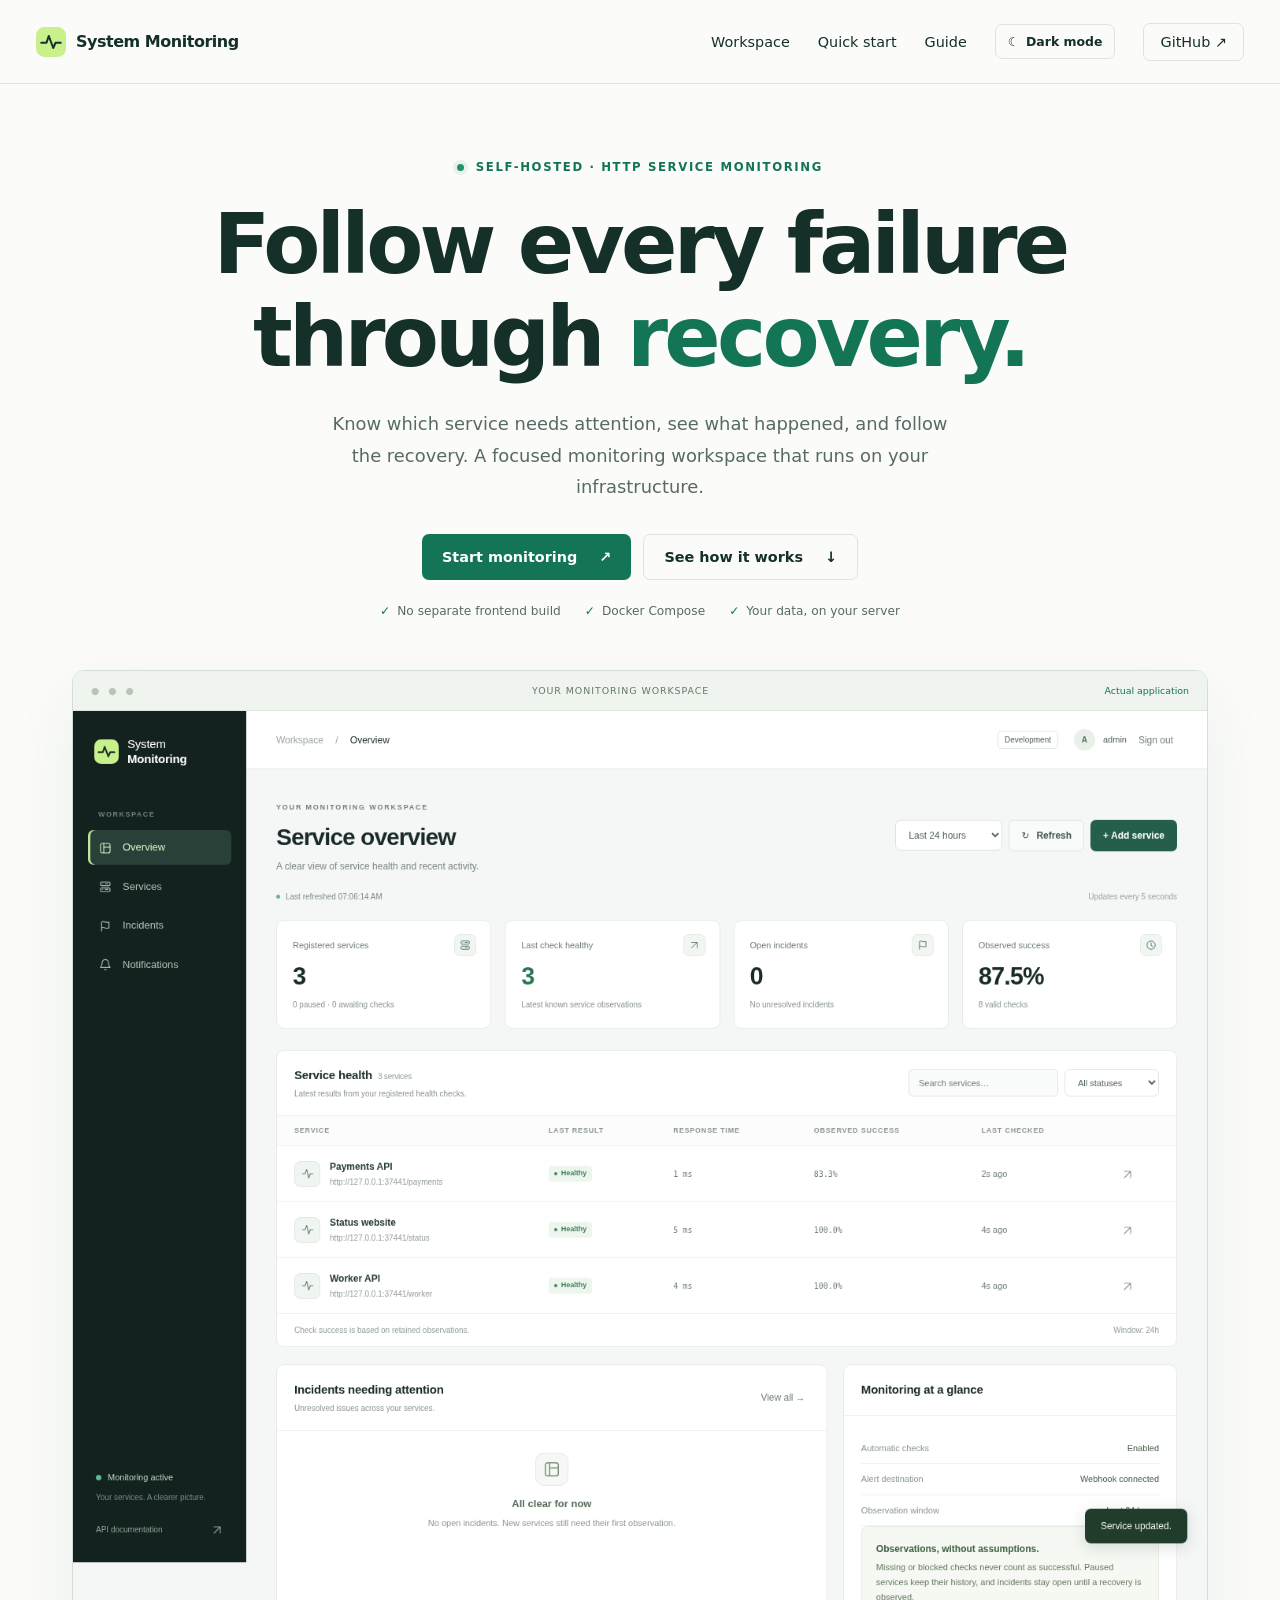
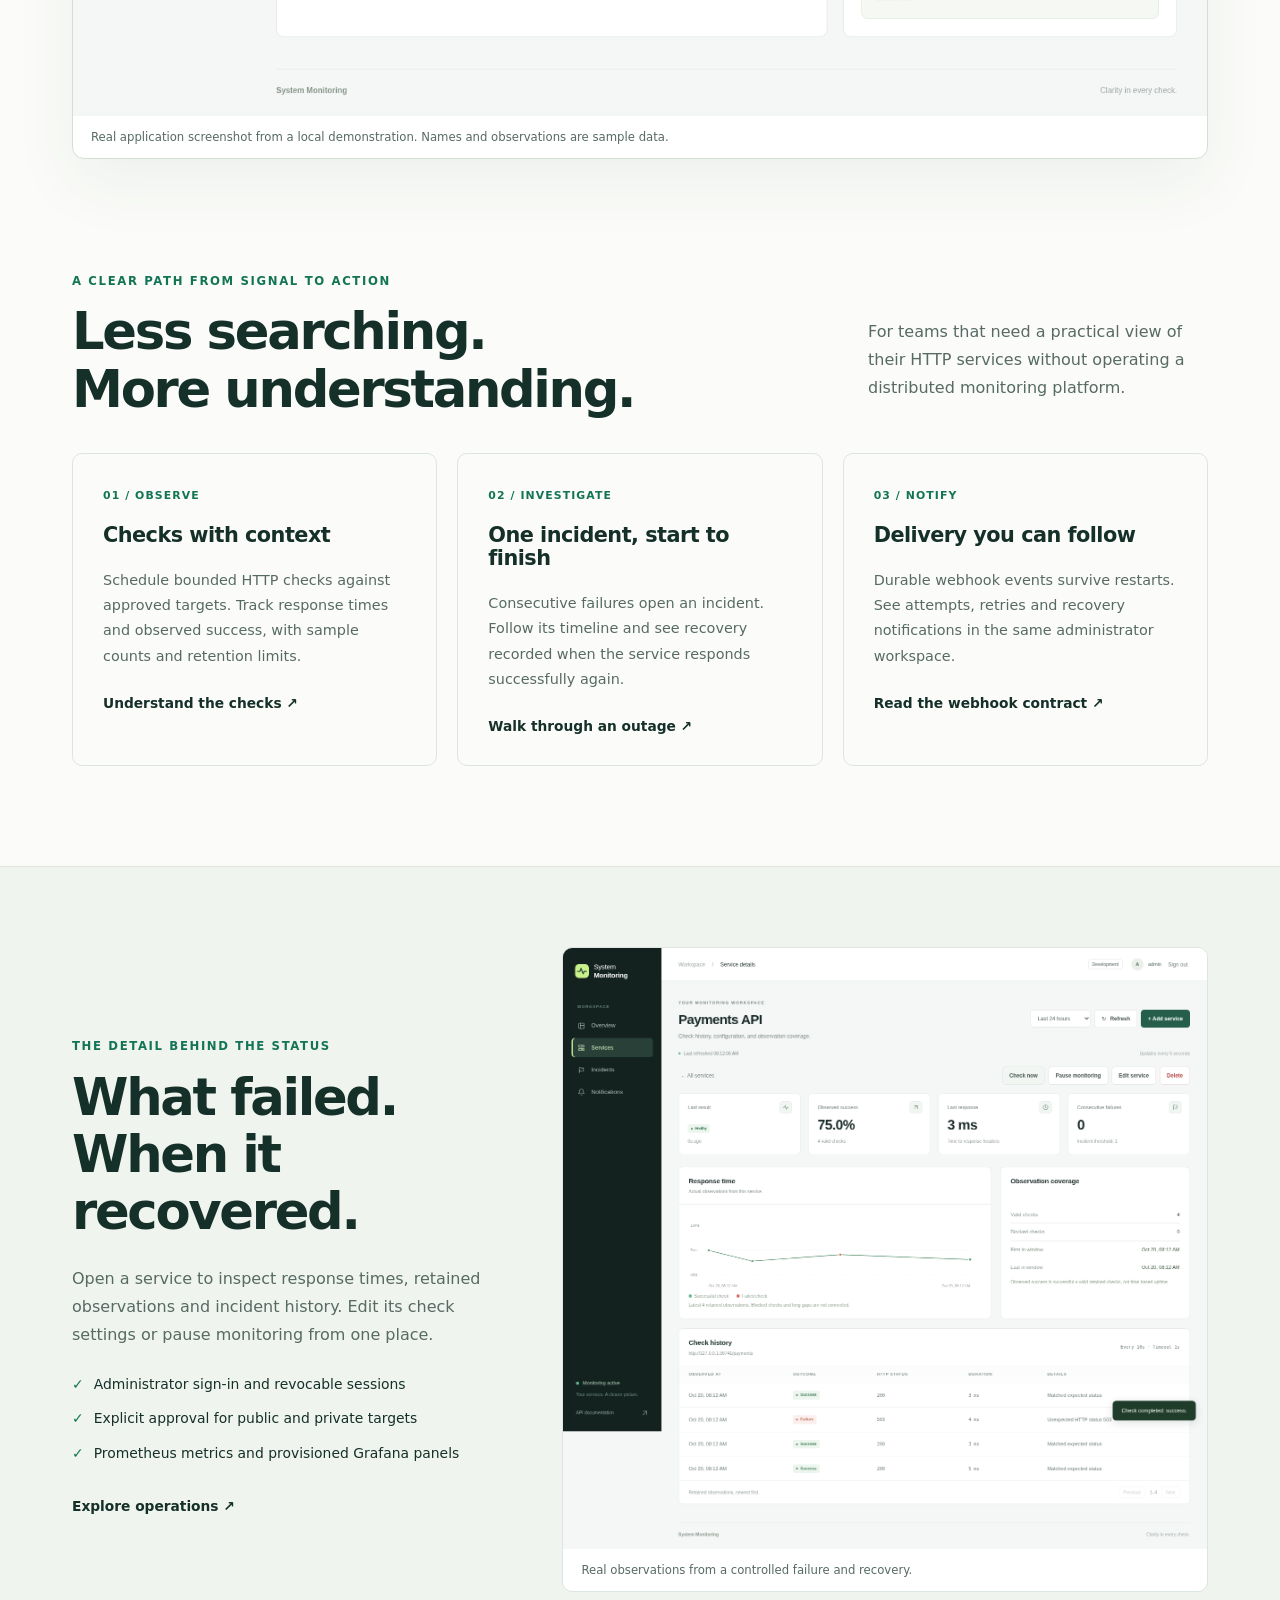
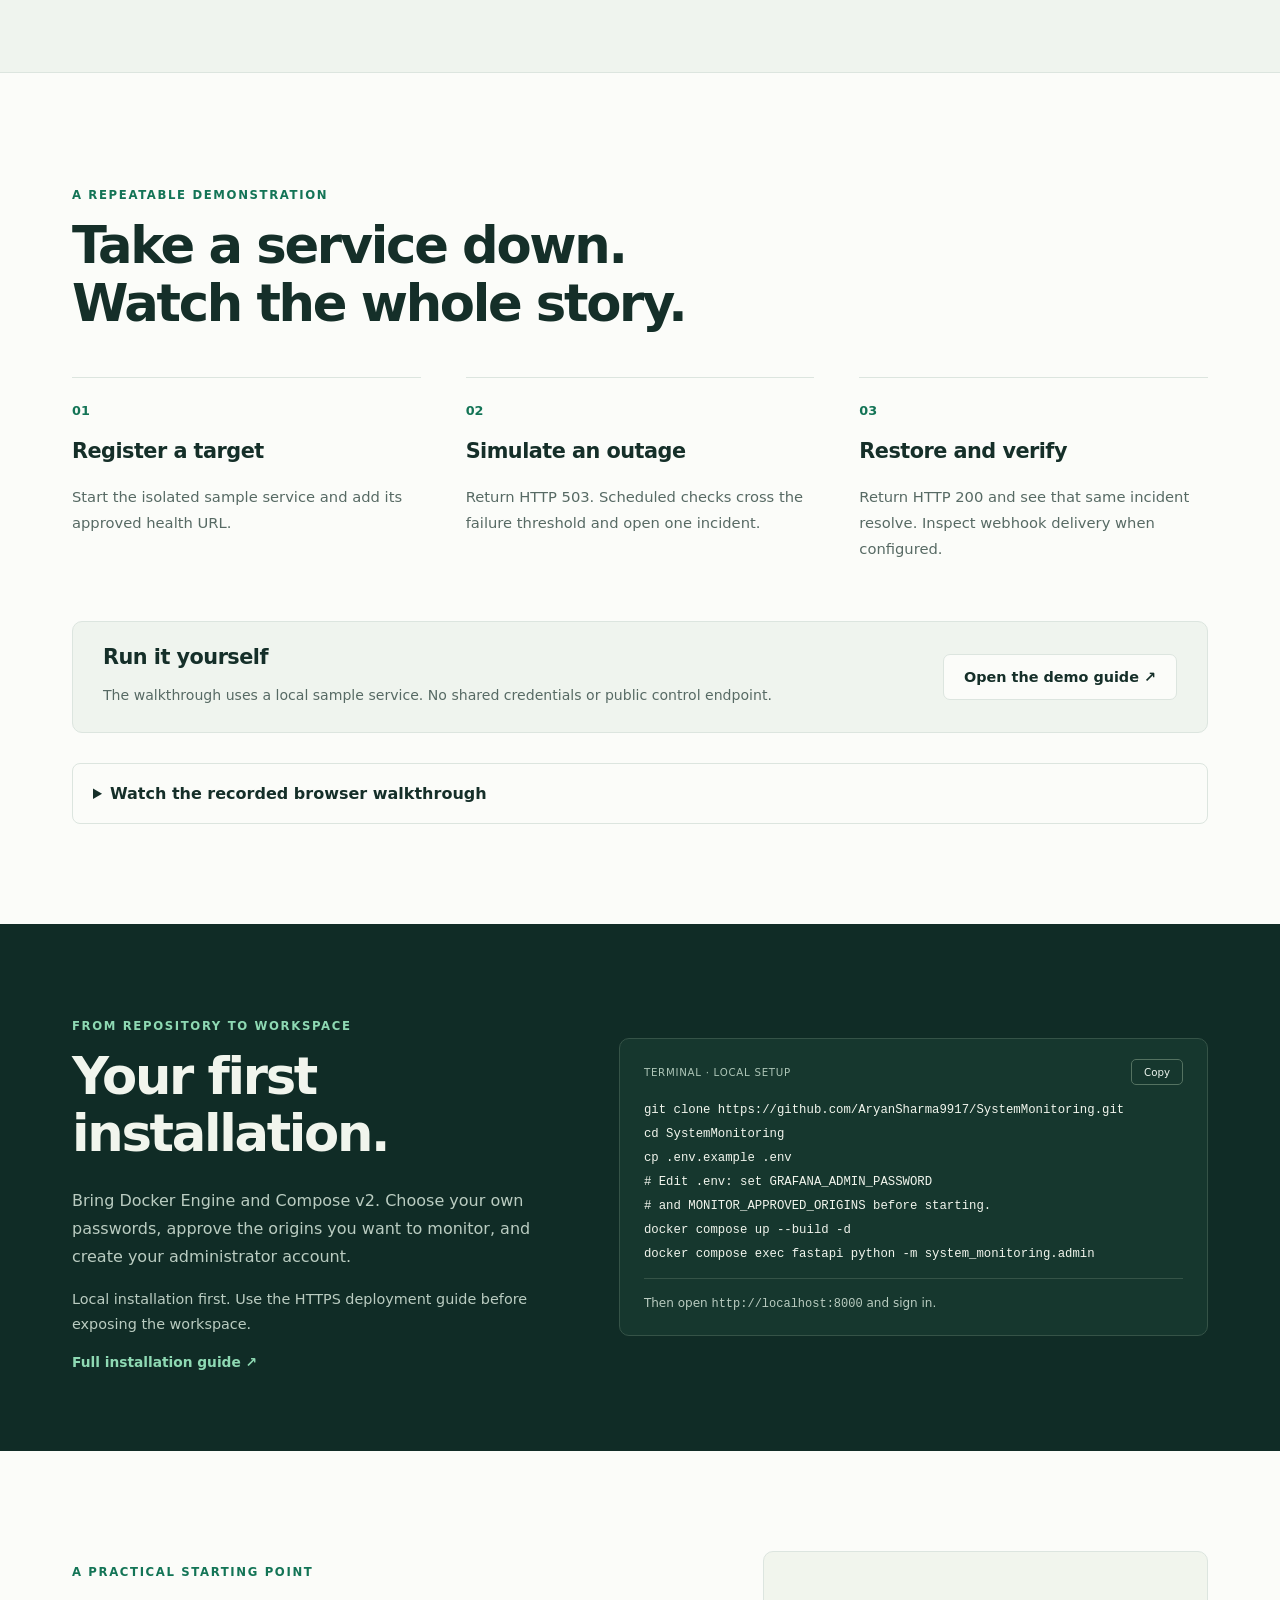
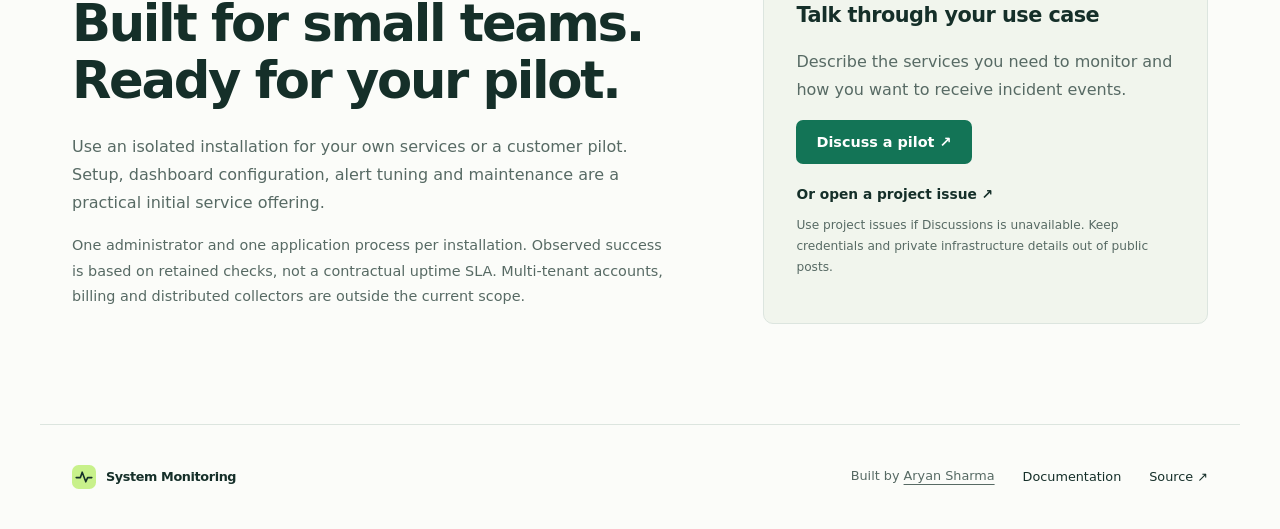
<file: website/index.html>
<!doctype html>
<html lang="en">
<head>
  <meta charset="utf-8">
  <meta name="viewport" content="width=device-width, initial-scale=1">
  <meta name="description" content="Self-hosted HTTP monitoring with an administrator workspace, incident history and reliable webhook delivery. Built for small teams and isolated customer installations.">
  <meta name="theme-color" content="#102c26">
  <meta property="og:title" content="System Monitoring — Follow every failure through recovery">
  <meta property="og:description" content="Your services, incidents and recovery. One self-hosted workspace.">
  <meta property="og:type" content="website">
  <meta property="og:image" content="https://aryansharma9917.github.io/SystemMonitoring/assets/workspace.png">
  <title>System Monitoring — Follow every failure through recovery</title>
  <link rel="icon" href="assets/icon.svg" type="image/svg+xml">
  <script src="theme.js"></script>
  <link rel="stylesheet" href="styles.css">
  <link rel="stylesheet" href="theme.css">
  <script src="site.js" defer></script>
</head>
<body>
<a class="skip" href="#main">Skip to content</a>
<header class="header">
  <a class="brand" href="./" aria-label="System Monitoring home"><img src="assets/icon.svg" alt="" width="30" height="30">System Monitoring</a>
  <nav aria-label="Main navigation"><a href="#workspace">Workspace</a><a href="#start">Quick start</a><a href="guide.html">Guide</a><button class="theme-toggle" type="button" data-theme-toggle><span data-theme-icon aria-hidden="true">☾</span><span data-theme-label>Dark mode</span></button><a class="nav-github" href="https://github.com/AryanSharma9917/SystemMonitoring">GitHub ↗</a></nav>
</header>
<main id="main">
  <section class="hero wrap">
<div class="eyebrow"><span class="status-dot"></span> Self-hosted · HTTP service monitoring</div>
    <h1>Follow every failure<br>through <span>recovery.</span></h1>
    <p class="hero-copy">Know which service needs attention, see what happened, and follow the recovery. A focused monitoring workspace that runs on your infrastructure.</p>
    <div class="actions"><a class="button primary" href="#start">Start monitoring <span aria-hidden="true">↗</span></a><a class="button secondary" href="#walkthrough">See how it works <span aria-hidden="true">↓</span></a></div>
    <div class="hero-notes"><span>No separate frontend build</span><span>Docker Compose</span><span>Your data, on your server</span></div>
    <figure class="product-shot"><div class="window-bar"><div class="window-dots" aria-hidden="true">● ● ●</div><span>YOUR MONITORING WORKSPACE</span><span class="live-label">Actual application</span></div><img src="assets/workspace.png" alt="Administrator workspace showing three monitored services, observed success, response times and recent incidents" width="1440" height="1080" fetchpriority="high"><figcaption>Real application screenshot from a local demonstration. Names and observations are sample data.</figcaption></figure>
  </section>
  <section id="workspace" class="wrap section">
    <div class="section-heading"><div><p class="eyebrow">A clear path from signal to action</p><h2>Less searching.<br>More understanding.</h2></div><p>For teams that need a practical view of their HTTP services without operating a distributed monitoring platform.</p></div>
    <div class="features">
      <article><span class="feature-number">01 / OBSERVE</span><h3>Checks with context</h3><p>Schedule bounded HTTP checks against approved targets. Track response times and observed success, with sample counts and retention limits.</p><a href="guide.html#architecture">Understand the checks ↗</a></article>
      <article><span class="feature-number">02 / INVESTIGATE</span><h3>One incident, start to finish</h3><p>Consecutive failures open an incident. Follow its timeline and see recovery recorded when the service responds successfully again.</p><a href="#walkthrough">Walk through an outage ↗</a></article>
      <article><span class="feature-number">03 / NOTIFY</span><h3>Delivery you can follow</h3><p>Durable webhook events survive restarts. See attempts, retries and recovery notifications in the same administrator workspace.</p><a href="https://github.com/AryanSharma9917/SystemMonitoring/blob/main/docs/notifications.md">Read the webhook contract ↗</a></article>
    </div>
  </section>
  <section class="detail-section"><div class="wrap detail-grid"><div><p class="eyebrow">The detail behind the status</p><h2>What failed.<br>When it recovered.</h2><p>Open a service to inspect response times, retained observations and incident history. Edit its check settings or pause monitoring from one place.</p><ul class="check-list"><li>Administrator sign-in and revocable sessions</li><li>Explicit approval for public and private targets</li><li>Prometheus metrics and provisioned Grafana panels</li></ul><a class="text-link" href="guide.html#operations">Explore operations ↗</a></div><figure><img src="assets/service-details.png" alt="Payments API detail screen with response-time chart and outage and recovery observations" width="1440" height="1080"><figcaption>Real observations from a controlled failure and recovery.</figcaption></figure></div></section>
  <section id="walkthrough" class="wrap section">
    <p class="eyebrow">A repeatable demonstration</p><h2>Take a service down.<br>Watch the whole story.</h2>
    <div class="steps"><article><span>01</span><h3>Register a target</h3><p>Start the isolated sample service and add its approved health URL.</p></article><article><span>02</span><h3>Simulate an outage</h3><p>Return HTTP 503. Scheduled checks cross the failure threshold and open one incident.</p></article><article><span>03</span><h3>Restore and verify</h3><p>Return HTTP 200 and see that same incident resolve. Inspect webhook delivery when configured.</p></article></div>
    <div class="callout"><div><h3>Run it yourself</h3><p>The walkthrough uses a local sample service. No shared credentials or public control endpoint.</p></div><a class="button secondary" href="guide.html#demo">Open the demo guide ↗</a></div>
    <details class="recording"><summary>Watch the recorded browser walkthrough</summary><video controls preload="none" poster="assets/workspace.png" aria-label="Recorded administrator workflow"><source src="assets/walkthrough.webm" type="video/webm"><track default kind="captions" src="assets/walkthrough.vtt" srclang="en" label="English">Your browser does not support WebM. <a href="assets/walkthrough.webm">Download the recording</a>.</video><p class="muted">Recorded against local sample targets: sign-in, service creation, outage, recovery and delivery retries. Mobile layout is verified separately in the browser check. <a href="guide.html#transcript">Read the text walkthrough</a>.</p></details>
  </section>
  <section id="start" class="start-section"><div class="wrap start-grid"><div><p class="eyebrow">From repository to workspace</p><h2>Your first installation.</h2><p>Bring Docker Engine and Compose v2. Choose your own passwords, approve the origins you want to monitor, and create your administrator account.</p><p class="muted">Local installation first. Use the HTTPS deployment guide before exposing the workspace.</p><a class="text-link" href="guide.html#install">Full installation guide ↗</a></div><div class="code-card"><div class="code-title"><span>TERMINAL · LOCAL SETUP</span><button type="button" class="copy" data-copy="install-code">Copy</button></div><pre><code id="install-code">git clone https://github.com/AryanSharma9917/SystemMonitoring.git
cd SystemMonitoring
cp .env.example .env
# Edit .env: set GRAFANA_ADMIN_PASSWORD
# and MONITOR_APPROVED_ORIGINS before starting.
docker compose up --build -d
docker compose exec fastapi python -m system_monitoring.admin</code></pre><p>Then open <code>http://localhost:8000</code> and sign in.</p><span class="copy-status" role="status" aria-live="polite"></span></div></div></section>
  <section class="wrap section offering"><div><p class="eyebrow">A practical starting point</p><h2>Built for small teams.<br>Ready for your pilot.</h2><p>Use an isolated installation for your own services or a customer pilot. Setup, dashboard configuration, alert tuning and maintenance are a practical initial service offering.</p><p class="muted">One administrator and one application process per installation. Observed success is based on retained checks, not a contractual uptime SLA. Multi-tenant accounts, billing and distributed collectors are outside the current scope.</p></div><div class="offering-card"><h3>Talk through your use case</h3><p>Describe the services you need to monitor and how you want to receive incident events.</p><a class="button primary" href="https://github.com/AryanSharma9917/SystemMonitoring/discussions">Discuss a pilot ↗</a><a class="text-link" href="https://github.com/AryanSharma9917/SystemMonitoring/issues/new">Or open a project issue ↗</a><p class="muted small">Use project issues if Discussions is unavailable. Keep credentials and private infrastructure details out of public posts.</p></div></section>
</main>
<footer class="wrap footer"><a class="brand" href="./"><img src="assets/icon.svg" alt="" width="24" height="24">System Monitoring</a><p>Built by <a href="https://github.com/AryanSharma9917">Aryan Sharma</a></p><a href="guide.html">Documentation</a><a href="https://github.com/AryanSharma9917/SystemMonitoring">Source ↗</a></footer>
</body>
</html>
</file>
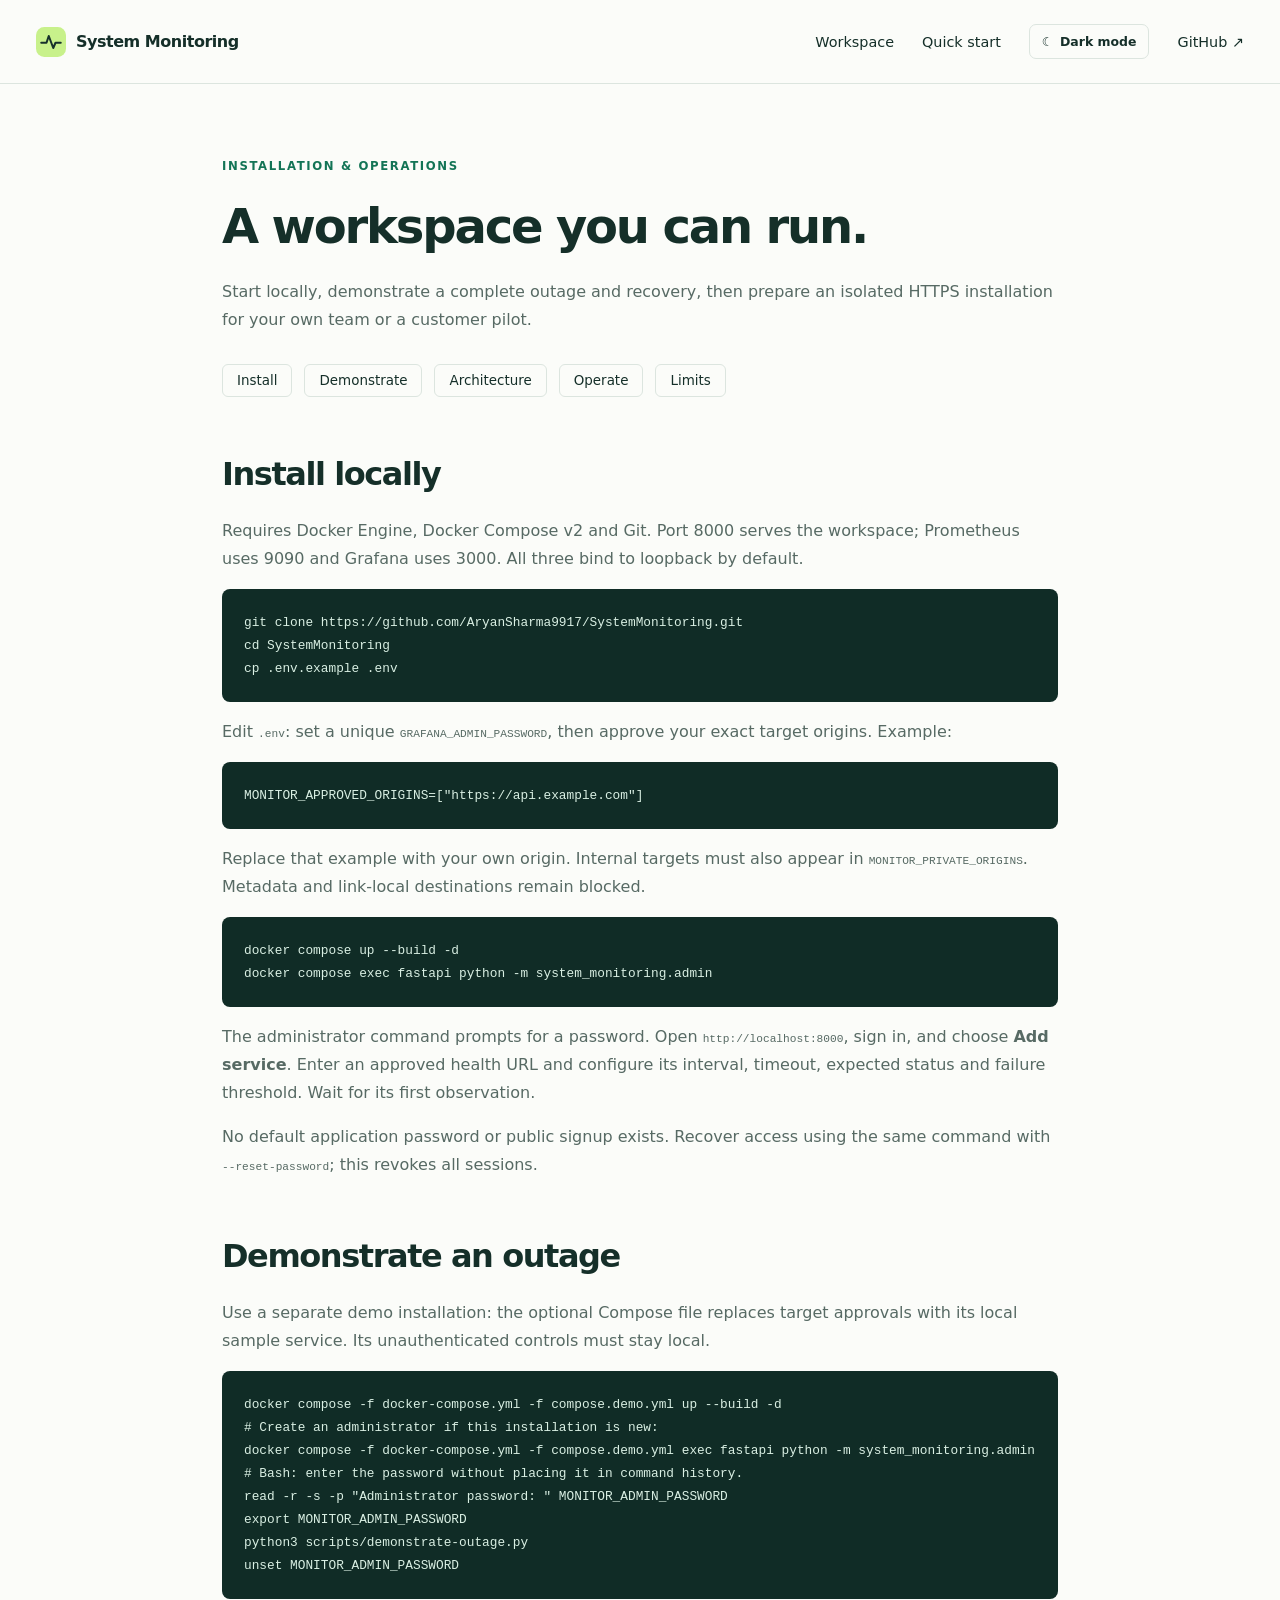
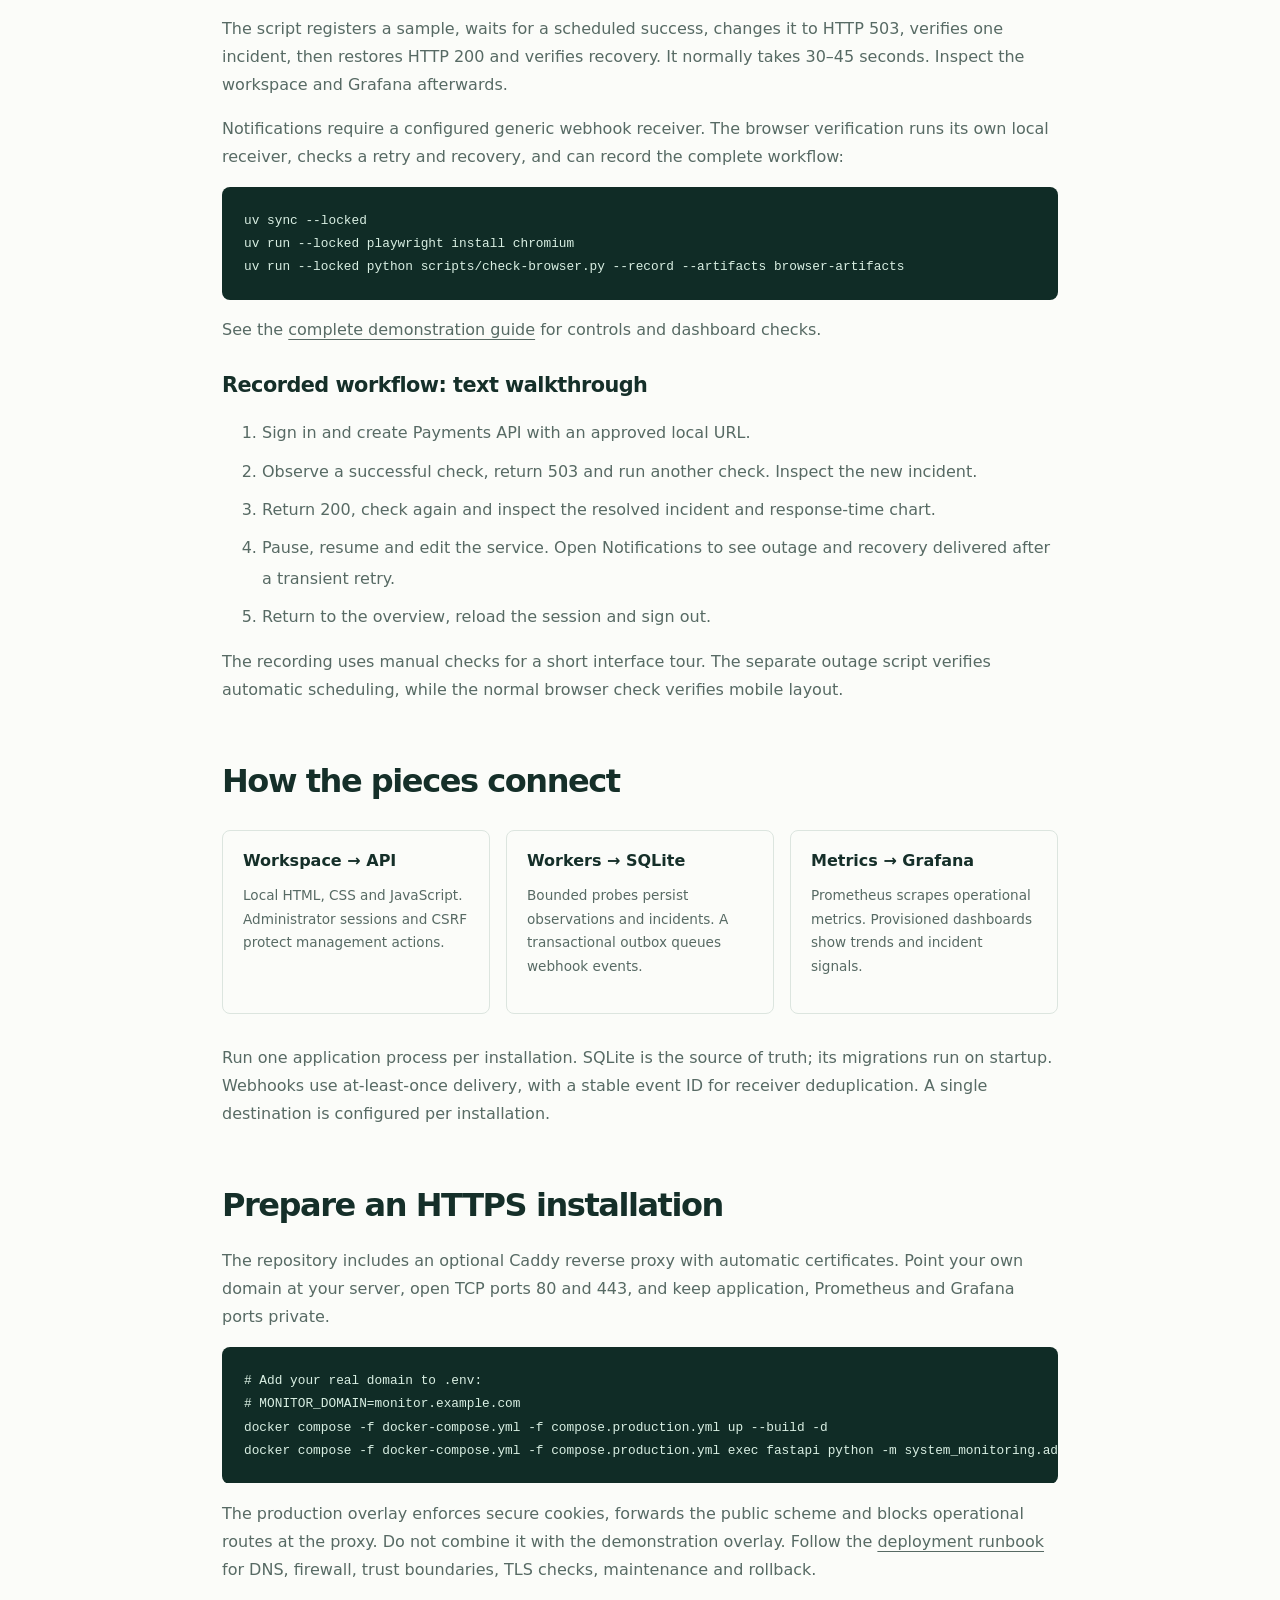
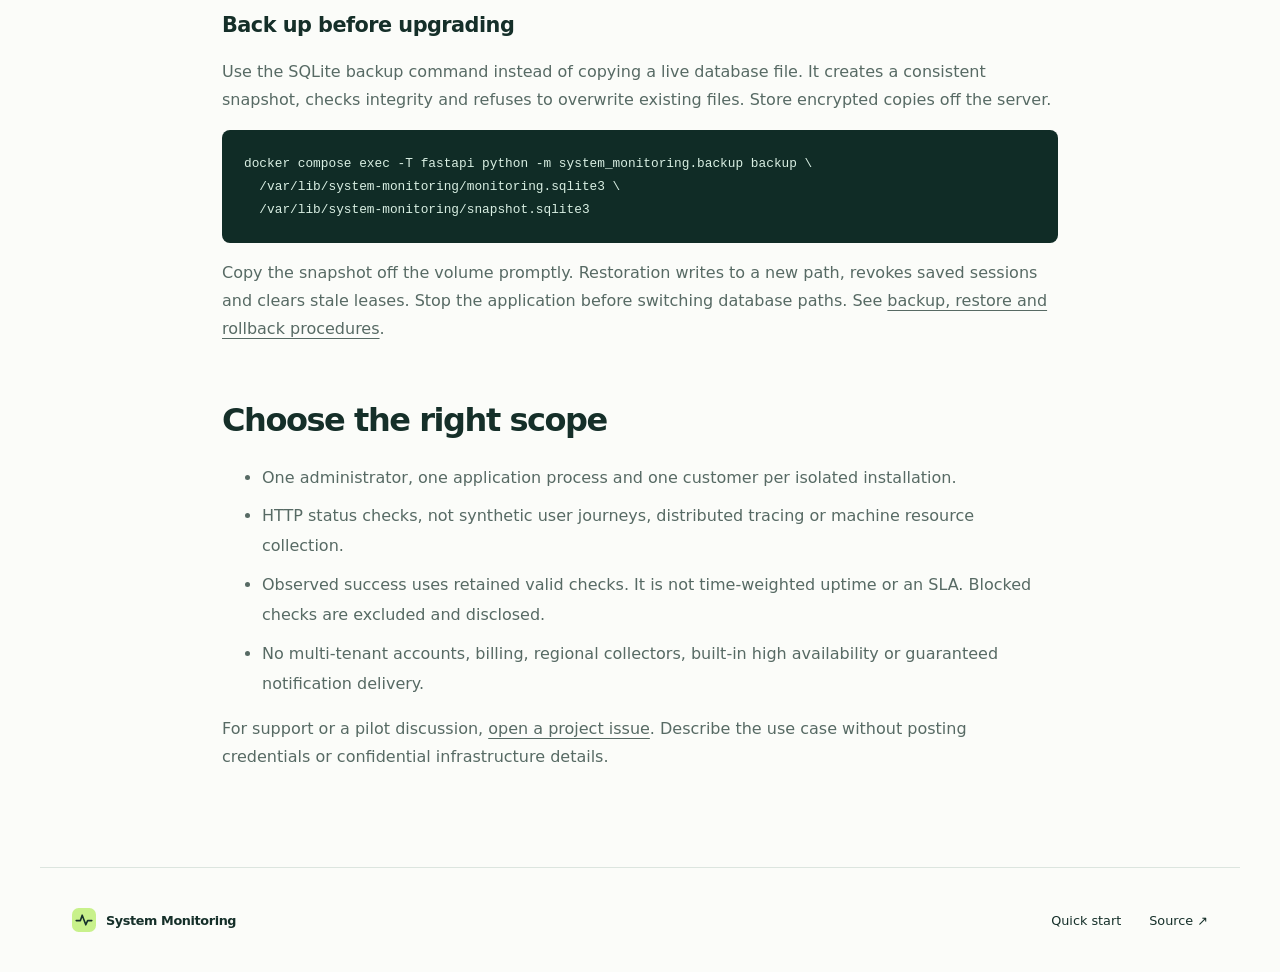
<file: website/guide.html>
<!doctype html>
<html lang="en">
<head><meta charset="utf-8"><meta name="viewport" content="width=device-width, initial-scale=1"><meta name="description" content="Install, demonstrate and operate System Monitoring. HTTPS deployment, architecture, backup and recovery guidance."><meta name="theme-color" content="#102c26"><title>Installation & operations — System Monitoring</title><link rel="icon" href="assets/icon.svg" type="image/svg+xml"><script src="theme.js"></script><link rel="stylesheet" href="styles.css"><link rel="stylesheet" href="theme.css"></head>
<body><a class="skip" href="#main">Skip to content</a><header class="header"><a class="brand" href="./"><img src="assets/icon.svg" alt="" width="30" height="30">System Monitoring</a><nav aria-label="Main navigation"><a href="index.html#workspace">Workspace</a><a href="#install">Quick start</a><button class="theme-toggle" type="button" data-theme-toggle><span data-theme-icon aria-hidden="true">☾</span><span data-theme-label>Dark mode</span></button><a href="https://github.com/AryanSharma9917/SystemMonitoring">GitHub ↗</a></nav></header>
<main id="main" class="wrap guide"><p class="eyebrow">Installation & operations</p><h1>A workspace you can run.</h1><p>Start locally, demonstrate a complete outage and recovery, then prepare an isolated HTTPS installation for your own team or a customer pilot.</p><nav class="guide-nav" aria-label="Guide contents"><a href="#install">Install</a><a href="#demo">Demonstrate</a><a href="#architecture">Architecture</a><a href="#operations">Operate</a><a href="#limits">Limits</a></nav>
<section id="install"><h2>Install locally</h2><p>Requires Docker Engine, Docker Compose v2 and Git. Port 8000 serves the workspace; Prometheus uses 9090 and Grafana uses 3000. All three bind to loopback by default.</p><pre><code>git clone https://github.com/AryanSharma9917/SystemMonitoring.git
cd SystemMonitoring
cp .env.example .env</code></pre><p>Edit <code>.env</code>: set a unique <code>GRAFANA_ADMIN_PASSWORD</code>, then approve your exact target origins. Example:</p><pre><code>MONITOR_APPROVED_ORIGINS=["https://api.example.com"]</code></pre><p>Replace that example with your own origin. Internal targets must also appear in <code>MONITOR_PRIVATE_ORIGINS</code>. Metadata and link-local destinations remain blocked.</p><pre><code>docker compose up --build -d
docker compose exec fastapi python -m system_monitoring.admin</code></pre><p>The administrator command prompts for a password. Open <code>http://localhost:8000</code>, sign in, and choose <strong>Add service</strong>. Enter an approved health URL and configure its interval, timeout, expected status and failure threshold. Wait for its first observation.</p><p>No default application password or public signup exists. Recover access using the same command with <code>--reset-password</code>; this revokes all sessions.</p></section>
<section id="demo"><h2>Demonstrate an outage</h2><p>Use a separate demo installation: the optional Compose file replaces target approvals with its local sample service. Its unauthenticated controls must stay local.</p><pre><code>docker compose -f docker-compose.yml -f compose.demo.yml up --build -d
# Create an administrator if this installation is new:
docker compose -f docker-compose.yml -f compose.demo.yml exec fastapi python -m system_monitoring.admin
# Bash: enter the password without placing it in command history.
read -r -s -p "Administrator password: " MONITOR_ADMIN_PASSWORD
export MONITOR_ADMIN_PASSWORD
python3 scripts/demonstrate-outage.py
unset MONITOR_ADMIN_PASSWORD</code></pre><p>The script registers a sample, waits for a scheduled success, changes it to HTTP 503, verifies one incident, then restores HTTP 200 and verifies recovery. It normally takes 30–45 seconds. Inspect the workspace and Grafana afterwards.</p><p>Notifications require a configured generic webhook receiver. The browser verification runs its own local receiver, checks a retry and recovery, and can record the complete workflow:</p><pre><code>uv sync --locked
uv run --locked playwright install chromium
uv run --locked python scripts/check-browser.py --record --artifacts browser-artifacts</code></pre><p>See the <a href="https://github.com/AryanSharma9917/SystemMonitoring/blob/main/docs/demo.md">complete demonstration guide</a> for controls and dashboard checks.</p><h3 id="transcript">Recorded workflow: text walkthrough</h3><ol><li>Sign in and create Payments API with an approved local URL.</li><li>Observe a successful check, return 503 and run another check. Inspect the new incident.</li><li>Return 200, check again and inspect the resolved incident and response-time chart.</li><li>Pause, resume and edit the service. Open Notifications to see outage and recovery delivered after a transient retry.</li><li>Return to the overview, reload the session and sign out.</li></ol><p>The recording uses manual checks for a short interface tour. The separate outage script verifies automatic scheduling, while the normal browser check verifies mobile layout.</p></section>
<section id="architecture"><h2>How the pieces connect</h2><div class="architecture"><div><strong>Workspace → API</strong><p>Local HTML, CSS and JavaScript. Administrator sessions and CSRF protect management actions.</p></div><div><strong>Workers → SQLite</strong><p>Bounded probes persist observations and incidents. A transactional outbox queues webhook events.</p></div><div><strong>Metrics → Grafana</strong><p>Prometheus scrapes operational metrics. Provisioned dashboards show trends and incident signals.</p></div></div><p>Run one application process per installation. SQLite is the source of truth; its migrations run on startup. Webhooks use at-least-once delivery, with a stable event ID for receiver deduplication. A single destination is configured per installation.</p></section>
<section id="operations"><h2>Prepare an HTTPS installation</h2><p>The repository includes an optional Caddy reverse proxy with automatic certificates. Point your own domain at your server, open TCP ports 80 and 443, and keep application, Prometheus and Grafana ports private.</p><pre><code># Add your real domain to .env:
# MONITOR_DOMAIN=monitor.example.com
docker compose -f docker-compose.yml -f compose.production.yml up --build -d
docker compose -f docker-compose.yml -f compose.production.yml exec fastapi python -m system_monitoring.admin</code></pre><p>The production overlay enforces secure cookies, forwards the public scheme and blocks operational routes at the proxy. Do not combine it with the demonstration overlay. Follow the <a href="https://github.com/AryanSharma9917/SystemMonitoring/blob/main/docs/deployment.md">deployment runbook</a> for DNS, firewall, trust boundaries, TLS checks, maintenance and rollback.</p><h3>Back up before upgrading</h3><p>Use the SQLite backup command instead of copying a live database file. It creates a consistent snapshot, checks integrity and refuses to overwrite existing files. Store encrypted copies off the server.</p><pre><code>docker compose exec -T fastapi python -m system_monitoring.backup backup \
  /var/lib/system-monitoring/monitoring.sqlite3 \
  /var/lib/system-monitoring/snapshot.sqlite3</code></pre><p>Copy the snapshot off the volume promptly. Restoration writes to a new path, revokes saved sessions and clears stale leases. Stop the application before switching database paths. See <a href="https://github.com/AryanSharma9917/SystemMonitoring/blob/main/docs/backups.md">backup, restore and rollback procedures</a>.</p></section>
<section id="limits"><h2>Choose the right scope</h2><ul><li>One administrator, one application process and one customer per isolated installation.</li><li>HTTP status checks, not synthetic user journeys, distributed tracing or machine resource collection.</li><li>Observed success uses retained valid checks. It is not time-weighted uptime or an SLA. Blocked checks are excluded and disclosed.</li><li>No multi-tenant accounts, billing, regional collectors, built-in high availability or guaranteed notification delivery.</li></ul><p>For support or a pilot discussion, <a href="https://github.com/AryanSharma9917/SystemMonitoring/issues/new">open a project issue</a>. Describe the use case without posting credentials or confidential infrastructure details.</p></section>
</main><footer class="wrap footer"><a class="brand" href="./"><img src="assets/icon.svg" alt="" width="24" height="24">System Monitoring</a><a href="index.html#start">Quick start</a><a href="https://github.com/AryanSharma9917/SystemMonitoring">Source ↗</a></footer></body></html>
</file>
<file: website/styles.css>
:root{color-scheme:light;--ink:#152f29;--muted:#576a64;--green:#137456;--line:#dce5df;--paper:#fbfcf9;--soft:#eff4ee;--dark:#102c26;font-family:Inter,ui-sans-serif,system-ui,-apple-system,BlinkMacSystemFont,"Segoe UI",sans-serif;color:var(--ink);background:var(--paper);font-synthesis:none;scroll-behavior:smooth;scroll-padding-top:100px}*{box-sizing:border-box}body{margin:0}a{color:inherit;text-underline-offset:4px}button{font:inherit}img{max-width:100%;height:auto;display:block}p{line-height:1.75;color:var(--muted)}h1,h2,h3{font-weight:620;letter-spacing:-.045em;line-height:1.12}h1{font-size:clamp(2.7rem,6.5vw,5.8rem);margin:24px 0}h2{font-size:clamp(2rem,4vw,3.25rem);margin:12px 0 24px}h3{font-size:1.3rem;letter-spacing:-.025em}figure{margin:0}.wrap{max-width:1200px;margin:auto;padding-left:32px;padding-right:32px}.header{height:84px;max-width:1320px;margin:auto;padding:0 36px;display:flex;align-items:center;justify-content:space-between;gap:24px;border-bottom:1px solid var(--line)}.brand{display:inline-flex;align-items:center;gap:10px;text-decoration:none;font-weight:650;letter-spacing:-.03em;white-space:nowrap}.header nav{display:flex;gap:28px;align-items:center;font-size:.9rem}.header nav a{text-decoration:none}.header nav a:hover,.text-link:hover{color:var(--green)}.nav-github{border:1px solid var(--line);padding:10px 16px;border-radius:7px}.hero{text-align:center;padding-top:76px}.eyebrow{font-size:.73rem;font-weight:650;text-transform:uppercase;letter-spacing:.14em;color:var(--green)}.status-dot{width:7px;height:7px;background:#1d9469;display:inline-block;border-radius:50%;margin-right:6px;box-shadow:0 0 0 4px #e8f2e9}h1 span{color:var(--green)}.hero-copy{max-width:630px;margin:0 auto;font-size:1.12rem}.actions{display:flex;justify-content:center;gap:12px;margin:32px 0 24px}.button{display:inline-flex;justify-content:center;align-items:center;gap:22px;border-radius:7px;padding:14px 20px;font-weight:600;text-decoration:none;font-size:.9rem;transition:background .2s,transform .2s}.button:hover{transform:translateY(-2px)}.primary{background:var(--green);color:white}.primary:hover{background:#0e5e45}.secondary{background:var(--paper);border:1px solid var(--line)}.secondary:hover{background:#e8efe8}.hero-notes{display:flex;justify-content:center;flex-wrap:wrap;gap:24px;color:var(--muted);font-size:.76rem}.hero-notes span:before{content:"✓";color:var(--green);margin-right:7px}.product-shot{margin-top:52px;border:1px solid #d3ded5;border-radius:12px;overflow:hidden;box-shadow:0 24px 65px #123a2810;text-align:left;background:#fff}.window-bar{height:40px;display:flex;align-items:center;justify-content:space-between;padding:0 18px;color:#64776b;background:#f0f4ee;font-size:.59rem;letter-spacing:.1em;border-bottom:1px solid var(--line)}.window-dots{color:#b7c5b8;letter-spacing:3px}.live-label{color:var(--green);letter-spacing:0}.product-shot img{width:100%;height:auto}figcaption{padding:12px 18px;font-size:.73rem;color:var(--muted);line-height:1.6}.section{padding-top:100px;padding-bottom:100px}.section-heading{display:flex;justify-content:space-between;align-items:end;gap:60px;margin-bottom:35px}.section-heading>p{max-width:340px}.section-heading h2{margin-bottom:0}.features{display:grid;grid-template-columns:repeat(3,1fr);gap:20px}.features article{padding:30px;border:1px solid var(--line);border-radius:10px}.feature-number{color:var(--green);font-size:.68rem;font-weight:650;letter-spacing:.1em}.features p{font-size:.9rem}.features a,.text-link{font-size:.86rem;font-weight:600;text-decoration:none}.features a{display:inline-block;margin-top:12px}.detail-section{background:var(--soft);border-top:1px solid var(--line);border-bottom:1px solid var(--line);padding:80px 0}.detail-grid{display:grid;grid-template-columns:.8fr 1.2fr;gap:60px;align-items:center}.detail-grid figure{background:white;border:1px solid var(--line);border-radius:10px;overflow:hidden}.check-list{padding:0;list-style:none;margin:25px 0 32px;font-size:.87rem}.check-list li{margin:14px 0;line-height:1.5}.check-list li:before{content:"✓";color:var(--green);margin-right:10px}.steps{display:grid;grid-template-columns:repeat(3,1fr);gap:45px;margin:45px 0}.steps article{border-top:1px solid var(--line);padding-top:22px}.steps article>span{font-size:.8rem;color:var(--green);font-weight:650}.steps p{font-size:.92rem}.callout{display:flex;align-items:center;justify-content:space-between;gap:20px;border:1px solid var(--line);border-radius:10px;padding:24px 30px;background:var(--soft)}.callout h3{margin:0}.callout p{margin-bottom:0;font-size:.88rem}.recording{margin-top:30px;border:1px solid var(--line);border-radius:8px;padding:20px}.recording summary{cursor:pointer;font-weight:600}.recording video{display:block;width:100%;margin-top:24px;border-radius:6px;background:var(--dark)}.start-section{background:var(--dark);color:#f1f5ed;padding:80px 0}.start-grid{display:grid;grid-template-columns:.9fr 1.1fr;gap:65px;align-items:center}.start-section p{color:#baccc1}.start-section .eyebrow,.start-section .text-link{color:#8ed9b3}.code-card{min-width:0;background:#16372e;border:1px solid #355347;border-radius:10px;padding:20px 24px}.code-title{display:flex;align-items:center;justify-content:space-between;font-size:.64rem;letter-spacing:.07em;color:#adc5b7}.copy{border:1px solid #547261;color:#edf5ee;background:transparent;border-radius:5px;padding:6px 12px;cursor:pointer}.code-card pre{font: .77rem/1.95 ui-monospace,SFMono-Regular,Consolas,monospace;overflow:auto;white-space:pre-wrap;overflow-wrap:anywhere}.code-card p{font-size:.75rem;border-top:1px solid #355347;padding-top:14px;margin-bottom:0}.copy-status{font-size:.75rem;color:#c6e5d0}.offering{display:grid;grid-template-columns:1.15fr .85fr;gap:90px;align-items:center}.offering-card{padding:32px;border:1px solid var(--line);border-radius:10px;background:#f1f5ed}.offering-card .text-link{display:block;margin-top:22px}.muted{color:var(--muted);font-size:.9rem}.small{font-size:.76rem}.footer{border-top:1px solid var(--line);display:flex;align-items:center;gap:28px;min-height:105px;font-size:.8rem}.footer .brand{margin-right:auto}.footer p{font-size:.8rem}.footer>a:not(.brand){text-decoration:none}.skip{position:fixed;top:-100px;left:15px;background:var(--dark);color:white;padding:12px 20px;z-index:5}.skip:focus{top:12px}a:focus-visible,button:focus-visible,summary:focus-visible{outline:3px solid #27a879;outline-offset:5px}.guide{max-width:900px;padding-top:60px;padding-bottom:80px}.guide h1{font-size:3rem}.guide h2{font-size:2rem;margin-top:60px}.guide h3{margin-top:30px}.guide pre{overflow:auto;padding:22px;background:var(--dark);color:#d9efe3;border-radius:8px;font-size:.8rem;line-height:1.8}.guide li{color:var(--muted);line-height:1.9;margin:8px 0}.guide-nav{display:flex;gap:12px;flex-wrap:wrap;margin:30px 0}.guide-nav a{padding:8px 14px;border:1px solid var(--line);border-radius:6px;text-decoration:none;font-size:.84rem}.architecture{display:grid;grid-template-columns:repeat(3,1fr);gap:16px;margin:30px 0}.architecture div{padding:20px;border:1px solid var(--line);border-radius:8px}.architecture p{font-size:.85rem}.guide code:not(pre code){font-size:.86em;overflow-wrap:anywhere}.guide table{border-collapse:collapse;width:100%;font-size:.86rem}.guide td,.guide th{padding:12px;border-bottom:1px solid var(--line);text-align:left}.guide video{max-width:100%}@media(max-width:800px){.header{padding:0 22px;gap:12px}.header nav{gap:16px;font-size:.8rem}.header nav a:first-child{display:none}.nav-github{padding:8px}.brand{font-size:.9rem}.wrap{padding-left:22px;padding-right:22px}.hero{padding-top:55px}.hero-copy{font-size:1rem}.hero-notes{gap:12px;font-size:.7rem}.section{padding-top:65px;padding-bottom:65px}.section-heading{display:block}.features{grid-template-columns:1fr}.features article{padding:25px}.detail-grid,.start-grid,.offering{grid-template-columns:1fr;gap:35px}.detail-section{padding:55px 0}.steps{gap:20px}.callout{align-items:start;flex-direction:column;padding:24px}.footer{flex-wrap:wrap;gap:20px;padding-top:25px;padding-bottom:25px}.footer .brand{width:100%}.footer p{margin:0}.architecture{grid-template-columns:1fr}.window-bar{padding:0 10px}.window-bar>span:not(.live-label){display:none}}@media(max-width:480px){.header{height:auto;min-height:80px;flex-wrap:wrap;padding-top:16px;padding-bottom:16px}.header nav{width:100%;justify-content:space-between}.header nav a:first-child{display:block}.nav-github{border:0;padding:0}.actions{flex-direction:column}.hero-notes{gap:10px}.product-shot{margin-top:30px}.steps{grid-template-columns:1fr;gap:20px;margin:30px 0}.steps h3{margin-bottom:8px}.steps p{margin-top:8px}.code-card{padding:16px}.guide h1{font-size:2.5rem}}@media(prefers-reduced-motion:reduce){:root{scroll-behavior:auto}.button{transition:none}.button:hover{transform:none}}
</file>
<file: website/theme.css>
.theme-toggle {
  display: inline-flex;
  align-items: center;
  justify-content: center;
  gap: 7px;
  border: 1px solid var(--line);
  border-radius: 7px;
  padding: 9px 12px;
  background: var(--paper);
  color: var(--ink);
  font: inherit;
  font-size: 0.78rem;
  font-weight: 600;
  cursor: pointer;
  white-space: nowrap;
}
.theme-toggle:hover {
  background: var(--soft);
}
html[data-theme="light"] {
  color-scheme: light;
}
html[data-theme="dark"] {
  color-scheme: dark;
  --ink: #e7f1ec;
  --muted: #a7b9b0;
  --green: #67d2a0;
  --line: #294139;
  --paper: #0d1714;
  --soft: #14231e;
  --dark: #07100e;
  color: var(--ink);
  background: var(--paper);
}
html[data-theme="dark"] body,
html[data-theme="dark"] .header {
  background: var(--paper);
}
html[data-theme="dark"] .header,
html[data-theme="dark"] .secondary,
html[data-theme="dark"] .product-shot,
html[data-theme="dark"] .detail-grid figure,
html[data-theme="dark"] .features article,
html[data-theme="dark"] .recording,
html[data-theme="dark"] .guide-nav a {
  border-color: var(--line);
}
html[data-theme="dark"] .secondary,
html[data-theme="dark"] .product-shot,
html[data-theme="dark"] .detail-grid figure,
html[data-theme="dark"] .features article,
html[data-theme="dark"] .recording,
html[data-theme="dark"] .guide-nav a {
  background: #111e1a;
}
html[data-theme="dark"] .window-bar {
  color: #a7b9b0;
  background: #182923;
  border-color: var(--line);
}
html[data-theme="dark"] .callout,
html[data-theme="dark"] .offering-card {
  background: #14231e;
  border-color: var(--line);
}
html[data-theme="dark"] .start-section,
html[data-theme="dark"] .guide pre {
  background: #07100e;
}
html[data-theme="dark"] .code-card {
  background: #0d2019;
  border-color: #294b3d;
}
html[data-theme="dark"] .guide pre {
  color: #d8eee3;
}
html[data-theme="dark"] .guide td,
html[data-theme="dark"] .guide th,
html[data-theme="dark"] .footer {
  border-color: var(--line);
}
html[data-theme="dark"] .primary {
  color: #06120d;
  background: #70d8a7;
}
html[data-theme="dark"] .primary:hover {
  background: #91e7bd;
}
html[data-theme="dark"] .product-shot,
html[data-theme="dark"] .detail-grid figure {
  box-shadow: 0 24px 65px #0006;
}

@media (max-width: 800px) {
  .theme-toggle [data-theme-label] {
    display: none;
  }
  .theme-toggle {
    padding-inline: 9px;
  }
  .header nav {
    gap: 12px;
  }
}
@media (max-width: 480px) {
  .theme-toggle {
    border: 0;
    padding: 0;
    background: transparent;
  }
  .header nav {
    gap: 10px;
  }
}
</file>
